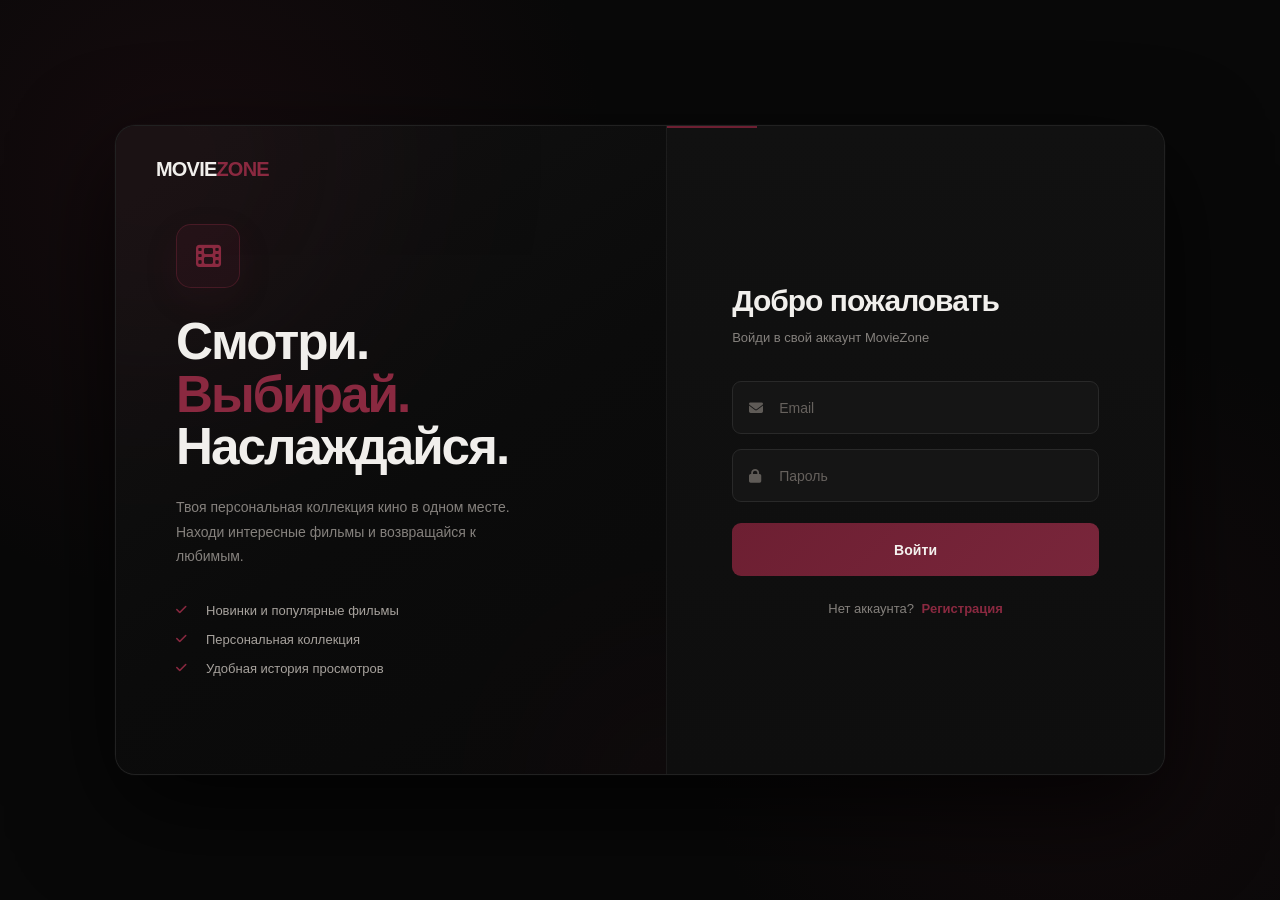
<file: index.html>
<!DOCTYPE html>
<html lang="ru">

<head>

    <meta charset="UTF-8">

    <meta
        name="viewport"
        content="width=device-width, initial-scale=1.0"
    >

    <title>MovieZone — Вход</title>

    <link
        rel="stylesheet"
        href="https://cdnjs.cloudflare.com/ajax/libs/font-awesome/6.5.2/css/all.min.css"
    >

    <link rel="stylesheet" href="style.css">

</head>

<body>

    <div class="auth-container">

        <!-- LEFT -->

        <section class="auth-left">

            <div class="logo">
                MOVIE<span>ZONE</span>
            </div>

            <div class="auth-left-content">

                <div class="movie-icon">
                    <i class="fa-solid fa-film"></i>
                </div>

                <h1>
                    Смотри.<br>
                    <span>Выбирай.</span><br>
                    Наслаждайся.
                </h1>

                <p>
                    Твоя персональная коллекция кино
                    в одном месте. Находи интересные
                    фильмы и возвращайся к любимым.
                </p>

                <div class="auth-features">

                    <div class="auth-feature">
                        <i class="fa-solid fa-check"></i>
                        Новинки и популярные фильмы
                    </div>

                    <div class="auth-feature">
                        <i class="fa-solid fa-check"></i>
                        Персональная коллекция
                    </div>

                    <div class="auth-feature">
                        <i class="fa-solid fa-check"></i>
                        Удобная история просмотров
                    </div>

                </div>

            </div>

        </section>


        <!-- RIGHT -->

        <section class="auth-right">

            <h2 class="auth-title">
                Добро пожаловать
            </h2>

            <p class="auth-subtitle">
                Войди в свой аккаунт MovieZone
            </p>


            <form
                id="loginForm"
                class="auth-form"
            >

                <div class="input-group">

                    <i class="fa-solid fa-envelope"></i>

                    <input
                        type="email"
                        id="email"
                        placeholder="Email"
                        autocomplete="email"
                        required
                    >

                </div>


                <div class="input-group">

                    <i class="fa-solid fa-lock"></i>

                    <input
                        type="password"
                        id="password"
                        placeholder="Пароль"
                        autocomplete="current-password"
                        required
                    >

                </div>


                <button
                    type="submit"
                    class="auth-button"
                >
                    Войти
                </button>

            </form>


            <div class="auth-switch">

                Нет аккаунта?

                <a href="register.html">
                    Регистрация
                </a>

            </div>

        </section>

    </div>


    <script src="login.js"></script>

</body>

</html>
</file>
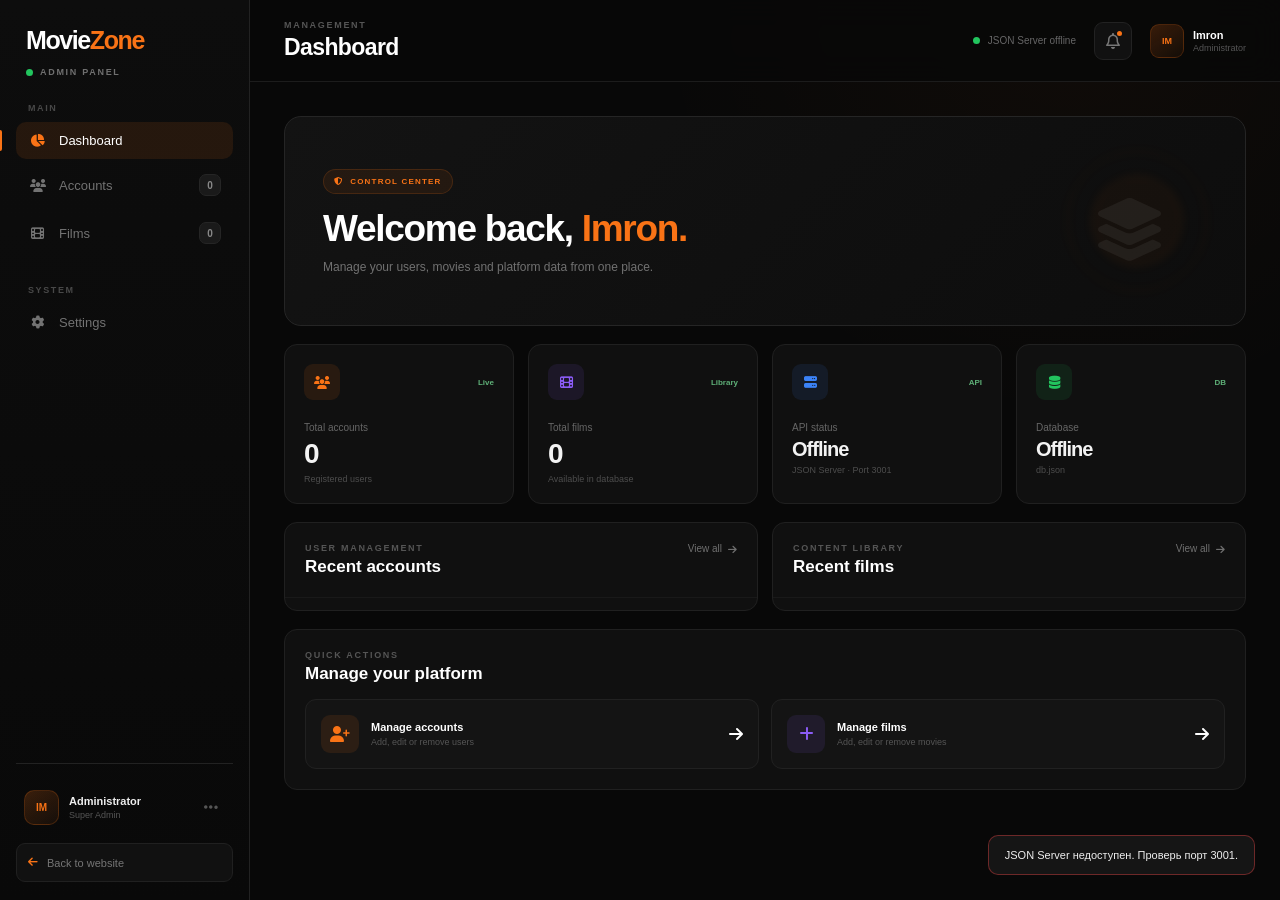
<file: admin.html>
<!DOCTYPE html>
<html lang="ru">

<head>

    <meta charset="UTF-8">

    <meta
        name="viewport"
        content="width=device-width, initial-scale=1.0"
    >

    <title>MovieZone — Admin Panel</title>

    <link
        rel="stylesheet"
        href="https://cdnjs.cloudflare.com/ajax/libs/font-awesome/6.5.2/css/all.min.css"
    >

    <link rel="stylesheet" href="admin.css">

</head>

<body>

<div class="app">

    <!-- SIDEBAR -->
    <aside class="sidebar">

        <div class="sidebar-top">

            <a href="home.html" class="brand">
                Movie<span>Zone</span>
            </a>

            <div class="admin-label">
                <span class="status-dot"></span>
                ADMIN PANEL
            </div>

        </div>


        <nav class="sidebar-nav">

            <p class="nav-title">
                MAIN
            </p>


            <button
                type="button"
                class="nav-item active"
                data-section="dashboard"
            >

                <span class="nav-icon">
                    <i class="fa-solid fa-chart-pie"></i>
                </span>

                <span>Dashboard</span>

            </button>


            <button
                type="button"
                class="nav-item"
                data-section="accounts"
            >

                <span class="nav-icon">
                    <i class="fa-solid fa-users"></i>
                </span>

                <span>Accounts</span>

                <span
                    class="nav-count"
                    id="accountsNavCount"
                >
                    0
                </span>

            </button>


            <button
                type="button"
                class="nav-item"
                data-section="films"
            >

                <span class="nav-icon">
                    <i class="fa-solid fa-film"></i>
                </span>

                <span>Films</span>

                <span
                    class="nav-count"
                    id="filmsNavCount"
                >
                    0
                </span>

            </button>


            <p class="nav-title second-title">
                SYSTEM
            </p>


            <button
                type="button"
                class="nav-item"
                data-section="settings"
            >

                <span class="nav-icon">
                    <i class="fa-solid fa-gear"></i>
                </span>

                <span>Settings</span>

            </button>

        </nav>


        <div class="sidebar-bottom">

            <div class="admin-profile">

                <div class="profile-avatar">
                    IM
                </div>

                <div class="profile-text">

                    <strong>
                        Administrator
                    </strong>

                    <span>
                        Super Admin
                    </span>

                </div>

                <button
                    type="button"
                    class="profile-menu"
                >

                    <i class="fa-solid fa-ellipsis"></i>

                </button>

            </div>


            <a
                href="home.html"
                class="back-home"
            >

                <i class="fa-solid fa-arrow-left"></i>

                <span>
                    Back to website
                </span>

            </a>

        </div>

    </aside>


    <!-- MAIN -->
    <main class="main">


        <!-- TOPBAR -->
        <header class="topbar">

            <div class="topbar-left">

                <button
                    type="button"
                    class="mobile-menu"
                    id="mobileMenu"
                >

                    <i class="fa-solid fa-bars"></i>

                </button>


                <div>

                    <p class="eyebrow">
                        MANAGEMENT
                    </p>

                    <h1 id="pageTitle">
                        Dashboard
                    </h1>

                </div>

            </div>


            <div class="topbar-right">

                <div class="server-status">

                    <span class="status-dot"></span>

                    <span id="serverText">
                        Checking server...
                    </span>

                </div>


                <button
                    type="button"
                    class="icon-button"
                >

                    <i class="fa-regular fa-bell"></i>

                    <span class="notification-dot"></span>

                </button>


                <div class="top-profile">

                    <div class="top-avatar">
                        IM
                    </div>

                    <div class="top-profile-text">

                        <strong>
                            Imron
                        </strong>

                        <span>
                            Administrator
                        </span>

                    </div>

                </div>

            </div>

        </header>



        <!-- =====================================================
             DASHBOARD
        ====================================================== -->

        <section
            class="content-section active"
            id="dashboard"
        >

            <div class="welcome-card">

                <div class="welcome-content">

                    <span class="welcome-badge">

                        <i class="fa-solid fa-shield-halved"></i>

                        CONTROL CENTER

                    </span>


                    <h2>

                        Welcome back,
                        <span>Imron.</span>

                    </h2>


                    <p>
                        Manage your users, movies and platform
                        data from one place.
                    </p>

                </div>


                <div class="welcome-decoration">

                    <div class="orb orb-1"></div>

                    <div class="orb orb-2"></div>

                    <i class="fa-solid fa-layer-group"></i>

                </div>

            </div>



            <div class="stats-grid">


                <!-- USERS -->

                <div class="stat-card">

                    <div class="stat-top">

                        <div class="stat-icon orange">

                            <i class="fa-solid fa-users"></i>

                        </div>

                        <span class="stat-trend positive">
                            Live
                        </span>

                    </div>


                    <span class="stat-label">
                        Total accounts
                    </span>


                    <strong
                        class="stat-value"
                        id="totalUsers"
                    >
                        0
                    </strong>


                    <span class="stat-description">
                        Registered users
                    </span>

                </div>



                <!-- FILMS -->

                <div class="stat-card">

                    <div class="stat-top">

                        <div class="stat-icon purple">

                            <i class="fa-solid fa-film"></i>

                        </div>

                        <span class="stat-trend positive">
                            Library
                        </span>

                    </div>


                    <span class="stat-label">
                        Total films
                    </span>


                    <strong
                        class="stat-value"
                        id="totalFilms"
                    >
                        0
                    </strong>


                    <span class="stat-description">
                        Available in database
                    </span>

                </div>



                <!-- API -->

                <div class="stat-card">

                    <div class="stat-top">

                        <div class="stat-icon blue">

                            <i class="fa-solid fa-server"></i>

                        </div>

                        <span class="stat-trend positive">
                            API
                        </span>

                    </div>


                    <span class="stat-label">
                        API status
                    </span>


                    <strong
                        class="stat-value status-value"
                        id="apiStatus"
                    >
                        Offline
                    </strong>


                    <span class="stat-description">
                        JSON Server · Port 3001
                    </span>

                </div>



                <!-- DATABASE -->

                <div class="stat-card">

                    <div class="stat-top">

                        <div class="stat-icon green">

                            <i class="fa-solid fa-database"></i>

                        </div>

                        <span class="stat-trend positive">
                            DB
                        </span>

                    </div>


                    <span class="stat-label">
                        Database
                    </span>


                    <strong
                        class="stat-value status-value"
                        id="databaseStatus"
                    >
                        Offline
                    </strong>


                    <span class="stat-description">
                        db.json
                    </span>

                </div>

            </div>



            <!-- DASHBOARD PANELS -->

            <div class="dashboard-grid">


                <!-- RECENT USERS -->

                <div class="panel">

                    <div class="panel-header">

                        <div>

                            <p class="panel-eyebrow">
                                USER MANAGEMENT
                            </p>

                            <h3>
                                Recent accounts
                            </h3>

                        </div>


                        <button
                            type="button"
                            class="panel-link"
                            data-go="accounts"
                        >

                            View all

                            <i class="fa-solid fa-arrow-right"></i>

                        </button>

                    </div>


                    <div
                        class="account-list"
                        id="recentUsers"
                    ></div>

                </div>



                <!-- RECENT FILMS -->

                <div class="panel">

                    <div class="panel-header">

                        <div>

                            <p class="panel-eyebrow">
                                CONTENT LIBRARY
                            </p>

                            <h3>
                                Recent films
                            </h3>

                        </div>


                        <button
                            type="button"
                            class="panel-link"
                            data-go="films"
                        >

                            View all

                            <i class="fa-solid fa-arrow-right"></i>

                        </button>

                    </div>


                    <div
                        class="film-list"
                        id="recentFilms"
                    ></div>

                </div>

            </div>



            <!-- QUICK ACTIONS -->

            <div class="quick-panel">

                <div class="quick-header">

                    <div>

                        <p class="panel-eyebrow">
                            QUICK ACTIONS
                        </p>

                        <h3>
                            Manage your platform
                        </h3>

                    </div>

                </div>


                <div class="quick-grid">


                    <button
                        type="button"
                        class="quick-card"
                        data-go="accounts"
                    >

                        <div class="quick-icon orange">

                            <i class="fa-solid fa-user-plus"></i>

                        </div>


                        <div>

                            <strong>
                                Manage accounts
                            </strong>

                            <span>
                                Add, edit or remove users
                            </span>

                        </div>


                        <i class="fa-solid fa-arrow-right"></i>

                    </button>



                    <button
                        type="button"
                        class="quick-card"
                        data-go="films"
                    >

                        <div class="quick-icon purple">

                            <i class="fa-solid fa-plus"></i>

                        </div>


                        <div>

                            <strong>
                                Manage films
                            </strong>

                            <span>
                                Add, edit or remove movies
                            </span>

                        </div>


                        <i class="fa-solid fa-arrow-right"></i>

                    </button>

                </div>

            </div>

        </section>



        <!-- =====================================================
             ACCOUNTS
        ====================================================== -->

        <section
            class="content-section"
            id="accounts"
        >

            <div class="section-head">

                <div>

                    <p class="panel-eyebrow">
                        USER MANAGEMENT
                    </p>

                    <h2>
                        Accounts
                    </h2>

                    <p>
                        Manage registered users and account information.
                    </p>

                </div>


                <button
                    type="button"
                    class="primary-button"
                    id="addUserBtn"
                >

                    <i class="fa-solid fa-plus"></i>

                    Add account

                </button>

            </div>



            <div class="toolbar">

                <div class="search-field">

                    <i class="fa-solid fa-magnifying-glass"></i>

                    <input
                        type="text"
                        id="accountSearch"
                        placeholder="Search accounts..."
                    >

                </div>

            </div>



            <div class="data-panel">

                <div class="table-header">

                    <div>
                        User
                    </div>

                    <div>
                        Email
                    </div>

                    <div>
                        Status
                    </div>

                    <div>
                        Actions
                    </div>

                </div>


                <div id="usersTableBody"></div>

            </div>

        </section>



        <!-- =====================================================
             FILMS
        ====================================================== -->

        <section
            class="content-section"
            id="films"
        >

            <div class="section-head">

                <div>

                    <p class="panel-eyebrow">
                        CONTENT MANAGEMENT
                    </p>

                    <h2>
                        Films
                    </h2>

                    <p>
                        Manage movies available in your catalog.
                    </p>

                </div>


                <button
                    type="button"
                    class="primary-button"
                    id="addFilmBtn"
                >

                    <i class="fa-solid fa-plus"></i>

                    Add film

                </button>

            </div>



            <div class="toolbar">

                <div class="search-field">

                    <i class="fa-solid fa-magnifying-glass"></i>

                    <input
                        type="text"
                        id="filmSearch"
                        placeholder="Search films..."
                    >

                </div>

            </div>



            <div
                class="films-admin-grid"
                id="filmsGrid"
            ></div>

        </section>



        <!-- =====================================================
             SETTINGS
        ====================================================== -->

        <section
            class="content-section"
            id="settings"
        >

            <div class="section-head">

                <div>

                    <p class="panel-eyebrow">
                        SYSTEM
                    </p>

                    <h2>
                        Settings
                    </h2>

                    <p>
                        Configure your administration workspace.
                    </p>

                </div>

            </div>



            <div class="settings-grid">


                <div class="settings-card">

                    <div class="settings-icon">

                        <i class="fa-solid fa-server"></i>

                    </div>


                    <div>

                        <h3>
                            API Server
                        </h3>

                        <p>
                            JSON Server endpoint
                        </p>

                        <code>
                            http://localhost:3001
                        </code>

                    </div>

                </div>



                <div class="settings-card">

                    <div class="settings-icon">

                        <i class="fa-solid fa-database"></i>

                    </div>


                    <div>

                        <h3>
                            Database
                        </h3>

                        <p>
                            Local JSON database
                        </p>

                        <code>
                            db.json
                        </code>

                    </div>

                </div>

            </div>

        </section>

    </main>

</div>



<!-- =========================================================
     USER MODAL
========================================================== -->

<div
    class="modal hidden"
    id="userModal"
>

    <div class="modal-card">


        <div class="modal-header">

            <div>

                <p class="panel-eyebrow">
                    ACCOUNT
                </p>

                <h3 id="userModalTitle">
                    Add Account
                </h3>

            </div>


            <button
                type="button"
                class="modal-close"
                data-close="userModal"
            >

                <i class="fa-solid fa-xmark"></i>

            </button>

        </div>



        <form id="userForm">


            <input
                type="hidden"
                id="userId"
            >



            <!-- NAME -->

            <div class="modal-field">

                <label for="userName">
                    Name
                </label>

                <input
                    type="text"
                    id="userName"
                    required
                >

            </div>



            <!-- EMAIL -->

            <div class="modal-field">

                <label for="userEmail">
                    Email
                </label>

                <input
                    type="email"
                    id="userEmail"
                    required
                >

            </div>



            <!-- PASSWORD -->

            <div class="modal-field">

                <label for="userPassword">
                    Password
                </label>

                <input
                    type="text"
                    id="userPassword"
                    required
                >

            </div>



            <!-- ROLE -->

            <div class="modal-field">

                <label for="userRole">
                    Account type
                </label>

                <select
                    id="userRole"
                    required
                >

                    <option value="user">
                        Обычный пользователь
                    </option>

                    <option value="admin">
                        Администратор
                    </option>

                </select>

            </div>



            <!-- BUTTONS -->

            <div class="modal-actions">

                <button
                    type="button"
                    class="secondary-button"
                    data-close="userModal"
                >
                    Cancel
                </button>


                <button
                    type="submit"
                    class="primary-button"
                >

                    Save account

                </button>

            </div>

        </form>

    </div>

</div>



<!-- =========================================================
     FILM MODAL
========================================================== -->

<div
    class="modal hidden"
    id="filmModal"
>

    <div class="modal-card">


        <div class="modal-header">

            <div>

                <p class="panel-eyebrow">
                    CONTENT
                </p>

                <h3 id="filmModalTitle">
                    Add Film
                </h3>

            </div>


            <button
                type="button"
                class="modal-close"
                data-close="filmModal"
            >

                <i class="fa-solid fa-xmark"></i>

            </button>

        </div>



        <form id="filmForm">


            <input
                type="hidden"
                id="filmId"
            >



            <!-- TITLE -->

            <div class="modal-field">

                <label for="filmTitle">
                    Title
                </label>

                <input
                    type="text"
                    id="filmTitle"
                    required
                >

            </div>



            <!-- YEAR + RATING -->

            <div class="modal-form-grid">


                <div class="modal-field">

                    <label for="filmYear">
                        Year
                    </label>

                    <input
                        type="text"
                        id="filmYear"
                        required
                    >

                </div>



                <div class="modal-field">

                    <label for="filmRating">
                        Rating
                    </label>

                    <input
                        type="number"
                        id="filmRating"
                        min="0"
                        max="10"
                        step="0.1"
                        required
                    >

                </div>

            </div>



            <!-- GENRE -->

            <div class="modal-field">

                <label for="filmGenre">
                    Genre
                </label>

                <input
                    type="text"
                    id="filmGenre"
                    required
                >

            </div>



            <!-- IMAGE -->

            <div class="modal-field">

                <label for="filmImage">
                    Poster URL
                </label>

                <input
                    type="url"
                    id="filmImage"
                    placeholder="https://..."
                >

            </div>



            <!-- DESCRIPTION -->

            <div class="modal-field">

                <label for="filmDescription">
                    Description
                </label>

                <textarea
                    id="filmDescription"
                    rows="4"
                ></textarea>

            </div>



            <!-- BUTTONS -->

            <div class="modal-actions">

                <button
                    type="button"
                    class="secondary-button"
                    data-close="filmModal"
                >
                    Cancel
                </button>


                <button
                    type="submit"
                    class="primary-button"
                >
                    Save film
                </button>

            </div>

        </form>

    </div>

</div>



<!-- TOAST -->

<div
    class="toast"
    id="toast"
></div>



<script src="admin.js"></script>

</body>

</html>
</file>
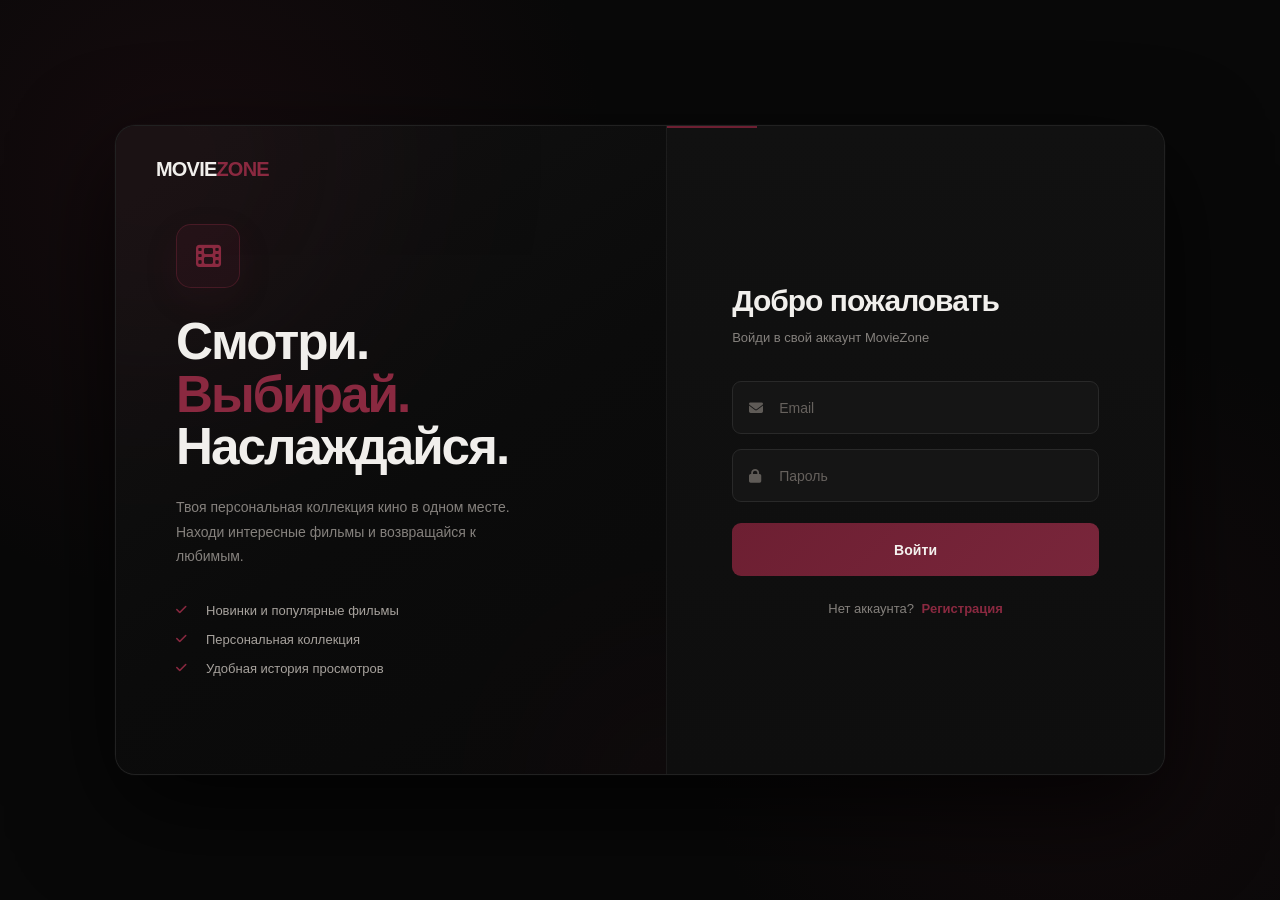
<file: home.html>
<!DOCTYPE html>
<html lang="ru">
<head>
    <meta charset="UTF-8">

    <meta
        name="viewport"
        content="width=device-width, initial-scale=1.0"
    >

    <title>MovieZone</title>

    <link
        rel="stylesheet"
        href="https://cdnjs.cloudflare.com/ajax/libs/font-awesome/6.5.2/css/all.min.css"
    >

    <link rel="stylesheet" href="home.css">
</head>

<body>

<!-- =====================================================
     NAVBAR
===================================================== -->

<header class="navbar">

    <div class="logo">
        <span class="logo-icon">
            <i class="fa-solid fa-film"></i>
        </span>

        MOVIE<span>ZONE</span>
    </div>


    <nav class="nav-links">

        <a
            href="#"
            class="active"
        >
            Главная
        </a>

        <a href="#movies">
            Фильмы
        </a>

        <a href="#new">
            Новинки
        </a>

        <a href="#action">
            Боевики
        </a>

        <a href="#">
            Моя коллекция
        </a>

    </nav>


    <div class="nav-right">

        <div class="search-box">

            <i class="fa-solid fa-magnifying-glass"></i>

            <input
                type="text"
                id="searchInput"
                placeholder="Поиск фильма..."
                autocomplete="off"
            >

        </div>


        <div
            class="profile"
            id="profile"
        >

            <div class="avatar">

                <i class="fa-solid fa-user"></i>

            </div>


            <div class="profile-info">

                <span>
                    Привет,
                </span>

                <strong id="userName">
                    User
                </strong>

            </div>


            <i
                class="fa-solid fa-chevron-down arrow"
            ></i>

        </div>


        <button
            class="logout"
            id="logout"
            title="Выйти"
        >

            <i
                class="fa-solid fa-right-from-bracket"
            ></i>

        </button>

    </div>

</header>



<!-- =====================================================
     HERO
===================================================== -->

<section class="hero">

    <div
        class="hero-slider"
        id="heroSlider"
    >

        <!-- SLIDE 1 -->

        <article class="hero-slide active">

            <img
                src=""
                alt=""
            >

            <div class="hero-overlay"></div>


            <div class="hero-content">

                <div class="hero-badge">

                    <i
                        class="fa-solid fa-fire"
                    ></i>

                    ТОП ФИЛЬМ

                </div>


                <h1>
                    Загрузка...
                </h1>


                <div class="hero-meta">

                    <span>—</span>

                    <span>•</span>

                    <span>—</span>

                    <span>•</span>

                    <span class="rating">
                        ★ —
                    </span>

                </div>


                <p>
                    Загрузка информации о фильме...
                </p>


                <div class="hero-buttons">

                    <button
                        class="watch-btn"
                    >

                        <i
                            class="fa-solid fa-play"
                        ></i>

                        Смотреть

                    </button>


                    <button
                        class="more-btn"
                    >

                        <i
                            class="fa-solid fa-circle-info"
                        ></i>

                        Подробнее

                    </button>

                </div>

            </div>

        </article>


        <!-- SLIDE 2 -->

        <article class="hero-slide">

            <img
                src=""
                alt=""
            >

            <div class="hero-overlay"></div>


            <div class="hero-content">

                <div class="hero-badge">

                    <i
                        class="fa-solid fa-bolt"
                    ></i>

                    НОВИНКА

                </div>


                <h1>
                    Загрузка...
                </h1>


                <div class="hero-meta">

                    <span>—</span>

                    <span>•</span>

                    <span>—</span>

                    <span>•</span>

                    <span class="rating">
                        ★ —
                    </span>

                </div>


                <p>
                    Загрузка информации о фильме...
                </p>


                <div class="hero-buttons">

                    <button
                        class="watch-btn"
                    >

                        <i
                            class="fa-solid fa-play"
                        ></i>

                        Смотреть

                    </button>


                    <button
                        class="more-btn"
                    >

                        <i
                            class="fa-solid fa-circle-info"
                        ></i>

                        Подробнее

                    </button>

                </div>

            </div>

        </article>


        <!-- SLIDE 3 -->

        <article class="hero-slide">

            <img
                src=""
                alt=""
            >

            <div class="hero-overlay"></div>


            <div class="hero-content">

                <div class="hero-badge">

                    <i
                        class="fa-solid fa-star"
                    ></i>

                    РЕКОМЕНДУЕМ

                </div>


                <h1>
                    Загрузка...
                </h1>


                <div class="hero-meta">

                    <span>—</span>

                    <span>•</span>

                    <span>—</span>

                    <span>•</span>

                    <span class="rating">
                        ★ —
                    </span>

                </div>


                <p>
                    Загрузка информации о фильме...
                </p>


                <div class="hero-buttons">

                    <button
                        class="watch-btn"
                    >

                        <i
                            class="fa-solid fa-play"
                        ></i>

                        Смотреть

                    </button>


                    <button
                        class="more-btn"
                    >

                        <i
                            class="fa-solid fa-circle-info"
                        ></i>

                        Подробнее

                    </button>

                </div>

            </div>

        </article>

    </div>



    <!-- SLIDER BUTTONS -->

    <button
        class="slider-btn prev"
        id="prev"
        aria-label="Предыдущий фильм"
    >

        <i
            class="fa-solid fa-chevron-left"
        ></i>

    </button>


    <button
        class="slider-btn next"
        id="next"
        aria-label="Следующий фильм"
    >

        <i
            class="fa-solid fa-chevron-right"
        ></i>

    </button>



    <!-- DOTS -->

    <div
        class="slider-dots"
        id="sliderDots"
    >

        <span class="dot active"></span>

        <span class="dot"></span>

        <span class="dot"></span>

    </div>

</section>



<!-- =====================================================
     MOVIES
===================================================== -->

<main
    class="movies-container"
    id="movies"
>


    <!-- POPULAR -->

    <section class="movie-section">

        <div class="section-header">

            <div class="section-title">

                <span class="accent-line"></span>

                <div>

                    <small>
                        MOVIEZONE
                    </small>

                    <h2>
                        Сейчас популярно
                    </h2>

                </div>

            </div>


            <a href="#movies">

                Смотреть все

                <i
                    class="fa-solid fa-arrow-right"
                ></i>

            </a>

        </div>


        <div
            class="movies-grid"
            id="moviesGrid"
        ></div>

    </section>



    <!-- NEW -->

    <section
        class="movie-section"
        id="new"
    >

        <div class="section-header">

            <div class="section-title">

                <span class="accent-line"></span>

                <div>

                    <small>
                        NEW RELEASES
                    </small>

                    <h2>
                        Новинки
                    </h2>

                </div>

            </div>


            <a href="#new">

                Смотреть все

                <i
                    class="fa-solid fa-arrow-right"
                ></i>

            </a>

        </div>


        <div
            class="movies-grid"
            id="newMoviesGrid"
        ></div>

    </section>



    <!-- ACTION -->

    <section
        class="movie-section"
        id="action"
    >

        <div class="section-header">

            <div class="section-title">

                <span class="accent-line"></span>

                <div>

                    <small>
                        ACTION
                    </small>

                    <h2>
                        Лучшие боевики
                    </h2>

                </div>

            </div>

        </div>


        <div
            class="movies-grid"
            id="actionMoviesGrid"
        ></div>

    </section>

</main>



<!-- =====================================================
     FOOTER
===================================================== -->

<footer>

    <div class="footer-top">

        <div>

            <div class="footer-logo">

                MOVIE<span>ZONE</span>

            </div>


            <p class="footer-description">

                Твоя коллекция фильмов
                в одном месте.

            </p>

        </div>


        <div class="socials">

            <a href="#">
                <i
                    class="fa-brands fa-telegram"
                ></i>
            </a>

            <a href="#">
                <i
                    class="fa-brands fa-youtube"
                ></i>
            </a>

            <a href="#">
                <i
                    class="fa-brands fa-instagram"
                ></i>
            </a>

        </div>

    </div>


    <div class="footer-bottom">

        <p>
            © 2026 MovieZone.
            Все права защищены.
        </p>


        <span>
            Made for movie lovers
        </span>

    </div>

</footer>



<script src="home.js"></script>

</body>
</html>
</file>
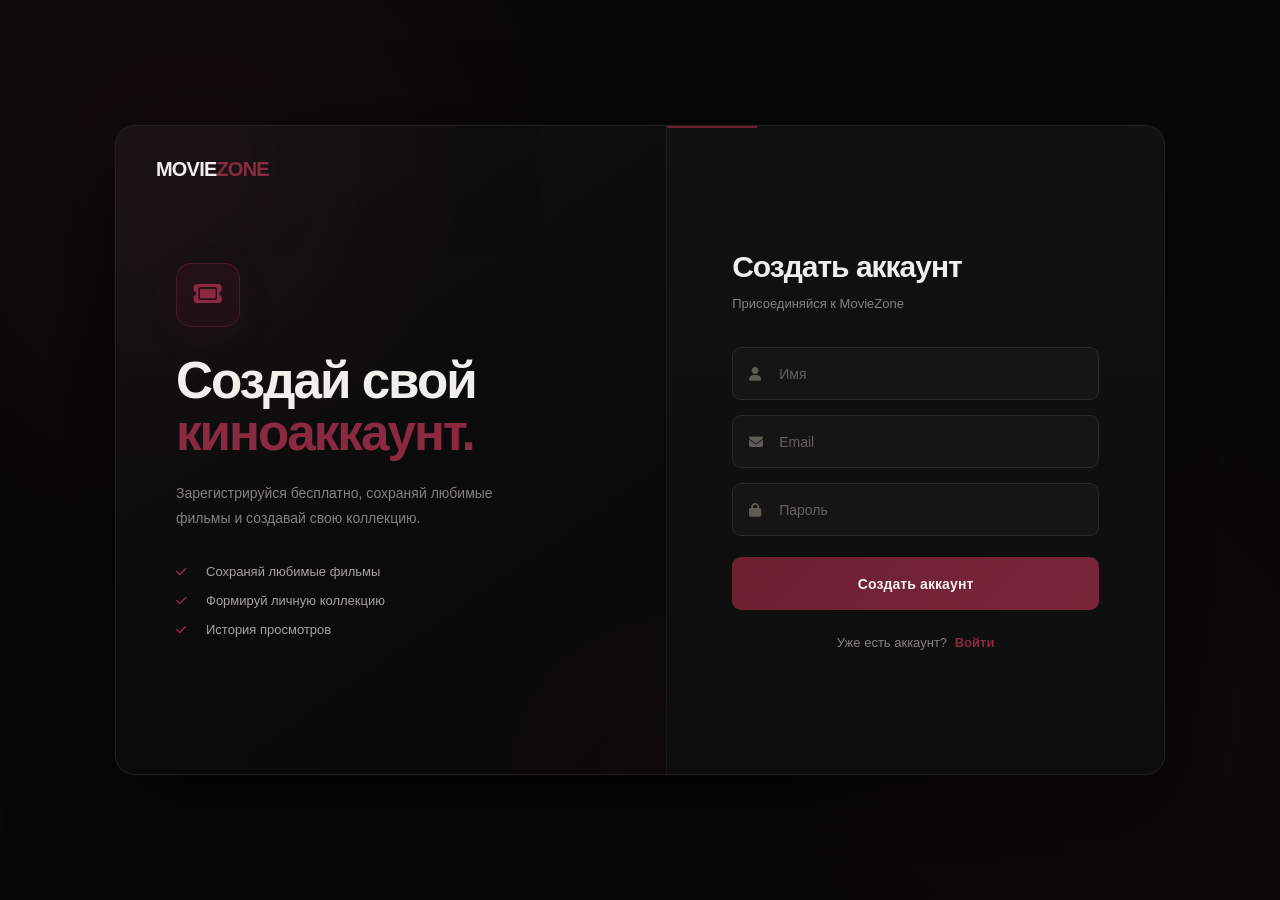
<file: register.html>
<!DOCTYPE html>
<html lang="ru">

<head>

    <meta charset="UTF-8">

    <meta
        name="viewport"
        content="width=device-width, initial-scale=1.0"
    >

    <title>MovieZone — Регистрация</title>

    <link
        rel="stylesheet"
        href="https://cdnjs.cloudflare.com/ajax/libs/font-awesome/6.5.2/css/all.min.css"
    >

    <link rel="stylesheet" href="style.css">

</head>

<body>

    <div class="auth-container">

        <!-- LEFT -->

        <section class="auth-left">

            <div class="logo">
                MOVIE<span>ZONE</span>
            </div>

            <div class="auth-left-content">

                <div class="movie-icon">
                    <i class="fa-solid fa-ticket"></i>
                </div>

                <h1>
                    Создай свой<br>
                    <span>киноаккаунт.</span>
                </h1>

                <p>
                    Зарегистрируйся бесплатно,
                    сохраняй любимые фильмы
                    и создавай свою коллекцию.
                </p>

                <div class="auth-features">

                    <div class="auth-feature">
                        <i class="fa-solid fa-check"></i>
                        Сохраняй любимые фильмы
                    </div>

                    <div class="auth-feature">
                        <i class="fa-solid fa-check"></i>
                        Формируй личную коллекцию
                    </div>

                    <div class="auth-feature">
                        <i class="fa-solid fa-check"></i>
                        История просмотров
                    </div>

                </div>

            </div>

        </section>


        <!-- RIGHT -->

        <section class="auth-right">

            <h2 class="auth-title">
                Создать аккаунт
            </h2>

            <p class="auth-subtitle">
                Присоединяйся к MovieZone
            </p>


            <form
                id="registerForm"
                class="auth-form"
            >

                <div class="input-group">

                    <i class="fa-solid fa-user"></i>

                    <input
                        type="text"
                        id="name"
                        placeholder="Имя"
                        autocomplete="name"
                        required
                    >

                </div>


                <div class="input-group">

                    <i class="fa-solid fa-envelope"></i>

                    <input
                        type="email"
                        id="email"
                        placeholder="Email"
                        autocomplete="email"
                        required
                    >

                </div>


                <div class="input-group">

                    <i class="fa-solid fa-lock"></i>

                    <input
                        type="password"
                        id="password"
                        placeholder="Пароль"
                        autocomplete="new-password"
                        required
                    >

                </div>


                <button
                    type="submit"
                    class="auth-button"
                >
                    Создать аккаунт
                </button>

            </form>


            <div class="auth-switch">

                Уже есть аккаунт?

                <a href="index.html">
                    Войти
                </a>

            </div>

        </section>

    </div>


    <script src="register.js"></script>

</body>

</html>
</file>
<file: style.css>
/* =========================================================
   MOVIEZONE AUTH
   DARK WINE / CINEMATIC THEME
   ========================================================= */

* {
    margin: 0;
    padding: 0;
    box-sizing: border-box;
}

:root {
    --bg: #080808;
    --surface: #111111;
    --surface-light: #151515;
    --border: #252525;

    --text: #D7D4D0;
    --muted: #85817D;
    --muted-dark: #5f5b57;

    --accent: #6D1F32;
    --accent-hover: #8A2940;

    --white: #f1efec;
}

html,
body {
    width: 100%;
    min-height: 100%;
}

body {
    font-family:
        Inter,
        Arial,
        Helvetica,
        sans-serif;

    min-height: 100vh;

    background:
        radial-gradient(
            circle at 15% 20%,
            rgba(109, 31, 50, 0.14),
            transparent 32%
        ),
        radial-gradient(
            circle at 85% 80%,
            rgba(109, 31, 50, 0.10),
            transparent 30%
        ),
        var(--bg);

    color: var(--text);

    display: flex;
    align-items: center;
    justify-content: center;

    padding: 30px;

    overflow-x: hidden;
}


/* =========================================================
   AUTH CONTAINER
   ========================================================= */

.auth-container {
    position: relative;

    width: 100%;
    max-width: 1050px;
    min-height: 650px;

    display: grid;
    grid-template-columns: 1.05fr 0.95fr;

    background: var(--surface);

    border: 1px solid rgba(215, 212, 208, 0.08);

    border-radius: 20px;

    overflow: hidden;

    box-shadow:
        0 35px 100px rgba(0, 0, 0, 0.75),
        0 0 0 1px rgba(255, 255, 255, 0.015);
}


/* =========================================================
   LEFT SIDE
   ========================================================= */

.auth-left {
    position: relative;

    padding: 60px;

    display: flex;
    flex-direction: column;
    justify-content: center;

    overflow: hidden;

    background:
        linear-gradient(
            145deg,
            #121212 0%,
            #0b0b0b 55%,
            #090909 100%
        );
}


/* subtle wine glow */

.auth-left::before {
    content: "";

    position: absolute;

    width: 430px;
    height: 430px;

    left: -180px;
    top: -180px;

    border-radius: 50%;

    background: var(--accent);

    opacity: 0.13;

    filter: blur(110px);

    pointer-events: none;
}


/* second glow */

.auth-left::after {
    content: "";

    position: absolute;

    width: 280px;
    height: 280px;

    right: -150px;
    bottom: -150px;

    border-radius: 50%;

    background: var(--accent);

    opacity: 0.07;

    filter: blur(90px);

    pointer-events: none;
}


/* =========================================================
   LOGO
   ========================================================= */

.logo {
    position: absolute;

    top: 32px;
    left: 40px;

    z-index: 5;

    font-size: 20px;

    font-weight: 800;

    letter-spacing: -0.8px;

    color: var(--white);
}

.logo span {
    color: var(--accent-hover);
}


/* =========================================================
   LEFT CONTENT
   ========================================================= */

.auth-left-content {
    position: relative;

    z-index: 2;

    max-width: 430px;
}


/* =========================================================
   MOVIE ICON
   ========================================================= */

.movie-icon {
    width: 64px;
    height: 64px;

    display: flex;
    align-items: center;
    justify-content: center;

    margin-bottom: 28px;

    border-radius: 15px;

    background:
        rgba(109, 31, 50, 0.14);

    border:
        1px solid rgba(138, 41, 64, 0.35);

    color: var(--accent-hover);

    font-size: 25px;

    box-shadow:
        0 12px 35px rgba(109, 31, 50, 0.10);
}


/* =========================================================
   LEFT TITLE
   ========================================================= */

.auth-left h1 {
    font-size: clamp(38px, 4vw, 54px);

    line-height: 1.02;

    letter-spacing: -2px;

    font-weight: 750;

    color: var(--white);

    margin-bottom: 22px;
}

.auth-left h1 span {
    color: var(--accent-hover);
}


/* =========================================================
   LEFT DESCRIPTION
   ========================================================= */

.auth-left p {
    max-width: 370px;

    color: var(--muted);

    font-size: 14px;

    line-height: 1.75;
}


/* =========================================================
   FEATURES
   ========================================================= */

.auth-features {
    margin-top: 34px;

    display: flex;
    flex-direction: column;

    gap: 14px;
}

.auth-feature {
    display: flex;
    align-items: center;

    gap: 12px;

    color: #a7a29d;

    font-size: 13px;
}

.auth-feature i {
    width: 18px;

    color: var(--accent-hover);

    font-size: 12px;
}


/* =========================================================
   RIGHT SIDE
   ========================================================= */

.auth-right {
    position: relative;

    padding: 70px 65px;

    display: flex;
    justify-content: center;
    flex-direction: column;

    background:
        linear-gradient(
            180deg,
            #111111,
            #0e0e0e
        );

    border-left: 1px solid rgba(215, 212, 208, 0.06);
}


/* small decorative line */

.auth-right::before {
    content: "";

    position: absolute;

    top: 0;
    left: 0;

    width: 90px;
    height: 2px;

    background: var(--accent);
}


/* =========================================================
   TITLE
   ========================================================= */

.auth-title {
    font-size: 30px;

    line-height: 1.15;

    font-weight: 700;

    letter-spacing: -1px;

    color: var(--white);

    margin-bottom: 9px;
}

.auth-subtitle {
    color: var(--muted);

    font-size: 13px;

    line-height: 1.5;

    margin-bottom: 34px;
}


/* =========================================================
   FORM
   ========================================================= */

.auth-form {
    display: flex;

    flex-direction: column;

    gap: 15px;
}


/* =========================================================
   INPUT
   ========================================================= */

.input-group {
    position: relative;
}

.input-group i {
    position: absolute;

    left: 17px;
    top: 50%;

    transform: translateY(-50%);

    color: var(--muted-dark);

    font-size: 14px;

    pointer-events: none;

    transition: 0.2s ease;
}

.input-group input {
    width: 100%;

    height: 53px;

    padding: 0 17px 0 46px;

    border-radius: 9px;

    border: 1px solid #292929;

    outline: none;

    background: #151515;

    color: var(--text);

    font-size: 14px;

    transition:
        border-color 0.2s ease,
        background 0.2s ease,
        box-shadow 0.2s ease;
}

.input-group input::placeholder {
    color: #66615d;
}

.input-group input:hover {
    border-color: #343434;
}

.input-group input:focus {
    border-color: rgba(138, 41, 64, 0.75);

    background: #171717;

    box-shadow:
        0 0 0 3px rgba(109, 31, 50, 0.12);
}

.input-group:focus-within i {
    color: var(--accent-hover);
}


/* =========================================================
   BUTTON
   ========================================================= */

.auth-button {
    width: 100%;

    height: 53px;

    margin-top: 6px;

    border: 0;

    border-radius: 9px;

    background:
        linear-gradient(
            135deg,
            var(--accent),
            #79263b
        );

    color: #f4f1ee;

    font-size: 14px;

    font-weight: 700;

    letter-spacing: 0.1px;

    cursor: pointer;

    transition:
        transform 0.2s ease,
        background 0.2s ease,
        box-shadow 0.2s ease;
}

.auth-button:hover {
    background:
        linear-gradient(
            135deg,
            var(--accent-hover),
            #9a3049
        );

    transform: translateY(-2px);

    box-shadow:
        0 14px 32px rgba(109, 31, 50, 0.28);
}

.auth-button:active {
    transform: translateY(0);
}


/* =========================================================
   SWITCH LOGIN / REGISTER
   ========================================================= */

.auth-switch {
    text-align: center;

    margin-top: 25px;

    color: var(--muted);

    font-size: 13px;
}

.auth-switch a {
    color: var(--accent-hover);

    text-decoration: none;

    font-weight: 700;

    margin-left: 4px;

    transition: color 0.2s ease;
}

.auth-switch a:hover {
    color: #a43a53;

    text-decoration: underline;
}


/* =========================================================
   MOBILE
   ========================================================= */

@media (max-width: 850px) {

    body {
        padding: 18px;

        overflow-y: auto;
    }

    .auth-container {
        max-width: 500px;

        min-height: auto;

        grid-template-columns: 1fr;

        border-radius: 17px;
    }

    .auth-left {
        min-height: 310px;

        padding: 75px 40px 40px;
    }

    .auth-left h1 {
        font-size: 38px;
    }

    .auth-features {
        display: none;
    }

    .auth-right {
        padding: 45px 40px 50px;

        border-left: 0;

        border-top: 1px solid rgba(215, 212, 208, 0.06);
    }

    .auth-right::before {
        top: 0;
        left: 0;
    }
}


/* =========================================================
   SMALL PHONES
   ========================================================= */

@media (max-width: 480px) {

    body {
        padding: 10px;
    }

    .auth-container {
        border-radius: 14px;
    }

    .auth-left {
        min-height: 270px;

        padding: 70px 25px 35px;
    }

    .logo {
        top: 24px;
        left: 25px;

        font-size: 18px;
    }

    .movie-icon {
        width: 56px;
        height: 56px;

        margin-bottom: 20px;

        font-size: 22px;
    }

    .auth-left h1 {
        font-size: 32px;

        letter-spacing: -1.3px;

        margin-bottom: 15px;
    }

    .auth-left p {
        font-size: 13px;
    }

    .auth-right {
        padding: 35px 25px 40px;
    }

    .auth-title {
        font-size: 25px;
    }

    .auth-subtitle {
        margin-bottom: 25px;
    }

    .input-group input,
    .auth-button {
        height: 50px;
    }
}
</file>
<file: admin.css>
:root {
    --bg: #080808;
    --panel: #101010;
    --panel-2: #141414;

    --border: #222222;

    --text: #ffffff;
    --muted: #666666;
    --soft: #a1a1aa;

    --orange: #f97316;
    --orange-dark: #ea580c;

    --purple: #8b5cf6;
    --blue: #3b82f6;
    --green: #22c55e;

    --sidebar-width: 250px;
}

* {
    margin: 0;
    padding: 0;
    box-sizing: border-box;
}

html {
    scroll-behavior: smooth;
}

body {
    min-height: 100vh;

    background: var(--bg);
    color: var(--text);

    font-family:
        Inter,
        Arial,
        Helvetica,
        sans-serif;

    overflow-x: hidden;
}

button,
input,
textarea {
    font: inherit;
}

button {
    border: none;
    cursor: pointer;
}

a {
    color: inherit;
    text-decoration: none;
}


/* =========================================================
   APP
========================================================= */

.app {
    min-height: 100vh;
}


/* =========================================================
   SIDEBAR
========================================================= */

.sidebar {
    position: fixed;

    top: 0;
    bottom: 0;
    left: 0;

    width: var(--sidebar-width);

    display: flex;
    flex-direction: column;

    padding: 26px 16px 18px;

    background:
        linear-gradient(
            180deg,
            #0d0d0d,
            #090909
        );

    border-right: 1px solid var(--border);

    z-index: 1000;
}

.sidebar-top {
    padding: 0 10px 26px;
}

.brand {
    font-size: 25px;
    font-weight: 900;

    letter-spacing: -1.4px;
}

.brand span {
    color: var(--orange);
}

.admin-label {
    display: flex;
    align-items: center;
    gap: 7px;

    margin-top: 12px;

    color: #707070;

    font-size: 9px;
    font-weight: 800;

    letter-spacing: 1.7px;
}

.status-dot {
    width: 7px;
    height: 7px;

    display: inline-block;

    background: var(--green);

    border-radius: 50%;

    transition: 0.2s ease;
}

.sidebar-nav {
    flex: 1;
}

.nav-title {
    padding: 0 12px;

    margin-bottom: 9px;

    color: #484848;

    font-size: 9px;
    font-weight: 800;

    letter-spacing: 1.6px;
}

.second-title {
    margin-top: 30px;
}

.nav-item {
    position: relative;

    width: 100%;

    display: flex;
    align-items: center;

    gap: 12px;

    padding: 11px 12px;
    margin-bottom: 4px;

    background: transparent;

    border-radius: 10px;

    color: #727272;

    font-size: 13px;

    text-align: left;

    transition: 0.2s ease;
}

.nav-item:hover {
    background: #141414;
    color: #ffffff;
}

.nav-item.active {
    background: rgba(249, 115, 22, 0.1);
    color: #ffffff;
}

.nav-item.active::before {
    content: "";

    position: absolute;

    top: 8px;
    bottom: 8px;
    left: -16px;

    width: 2px;

    background: var(--orange);

    border-radius: 0 4px 4px 0;
}

.nav-icon {
    width: 19px;

    display: flex;
    justify-content: center;
}

.nav-item.active .nav-icon {
    color: var(--orange);
}

.nav-count {
    min-width: 22px;
    height: 22px;

    display: inline-flex;
    align-items: center;
    justify-content: center;

    margin-left: auto;
    padding: 0 7px;

    background: #1a1a1a;

    border: 1px solid #252525;

    border-radius: 7px;

    color: #888888;

    font-size: 10px;
    font-weight: 700;
}

.nav-item.active .nav-count {
    color: var(--orange);
    border-color: rgba(249, 115, 22, 0.2);
    background: rgba(249, 115, 22, 0.12);
}

.sidebar-bottom {
    padding-top: 16px;

    border-top: 1px solid var(--border);
}

.admin-profile {
    display: flex;
    align-items: center;

    gap: 10px;

    padding: 10px 8px;
}

.profile-avatar,
.top-avatar {
    display: flex;
    align-items: center;
    justify-content: center;

    flex-shrink: 0;

    background:
        linear-gradient(
            145deg,
            rgba(249, 115, 22, 0.2),
            rgba(249, 115, 22, 0.05)
        );

    border: 1px solid rgba(249, 115, 22, 0.2);

    color: var(--orange);

    font-weight: 800;
}

.profile-avatar {
    width: 35px;
    height: 35px;

    border-radius: 10px;

    font-size: 10px;
}

.profile-text {
    min-width: 0;

    flex: 1;

    display: flex;
    flex-direction: column;

    gap: 3px;
}

.profile-text strong {
    overflow: hidden;

    color: #eeeeee;

    font-size: 11px;

    white-space: nowrap;
    text-overflow: ellipsis;
}

.profile-text span {
    color: #555555;
    font-size: 9px;
}

.profile-menu {
    width: 28px;
    height: 28px;

    background: transparent;

    color: #555555;

    transition: 0.2s ease;
}

.profile-menu:hover {
    color: #ffffff;
}

.back-home {
    height: 39px;

    display: flex;
    align-items: center;

    gap: 9px;

    margin-top: 8px;
    padding: 0 11px;

    background: #111111;

    border: 1px solid #202020;

    border-radius: 9px;

    color: #757575;

    font-size: 11px;

    transition: 0.2s ease;
}

.back-home:hover {
    color: #ffffff;
    border-color: #303030;
}

.back-home i {
    color: var(--orange);
}


/* =========================================================
   MAIN
========================================================= */

.main {
    min-height: 100vh;

    margin-left: var(--sidebar-width);

    background:
        radial-gradient(
            circle at 80% 0%,
            rgba(249, 115, 22, 0.035),
            transparent 35%
        );
}


/* =========================================================
   TOPBAR
========================================================= */

.topbar {
    position: sticky;
    top: 0;

    height: 82px;

    display: flex;
    align-items: center;
    justify-content: space-between;

    padding: 0 34px;

    background: rgba(8, 8, 8, 0.9);

    border-bottom: 1px solid rgba(34, 34, 34, 0.8);

    backdrop-filter: blur(16px);

    z-index: 500;
}

.topbar-left,
.topbar-right {
    display: flex;
    align-items: center;
}

.topbar-right {
    gap: 18px;
}

.eyebrow,
.panel-eyebrow {
    color: #555555;

    font-size: 9px;
    font-weight: 800;

    letter-spacing: 1.7px;
    text-transform: uppercase;
}

.topbar h1 {
    margin-top: 4px;

    font-size: 23px;
    font-weight: 700;

    letter-spacing: -0.6px;
}

.mobile-menu {
    display: none;

    width: 38px;
    height: 38px;

    margin-right: 10px;

    background: #111111;

    border: 1px solid var(--border);

    border-radius: 9px;

    color: #999999;
}

.server-status {
    display: flex;
    align-items: center;
    gap: 8px;

    color: #666666;

    font-size: 10px;
}

.icon-button {
    position: relative;

    width: 38px;
    height: 38px;

    display: flex;
    align-items: center;
    justify-content: center;

    background: #111111;

    border: 1px solid var(--border);

    border-radius: 9px;

    color: #777777;
}

.icon-button:hover {
    color: #ffffff;
}

.notification-dot {
    position: absolute;

    top: 8px;
    right: 9px;

    width: 5px;
    height: 5px;

    background: var(--orange);

    border-radius: 50%;
}

.top-profile {
    display: flex;
    align-items: center;
    gap: 9px;
}

.top-avatar {
    width: 34px;
    height: 34px;

    border-radius: 9px;

    font-size: 9px;
}

.top-profile-text {
    display: flex;
    flex-direction: column;

    gap: 2px;
}

.top-profile-text strong {
    font-size: 11px;
}

.top-profile-text span {
    color: #555555;
    font-size: 9px;
}


/* =========================================================
   SECTIONS
========================================================= */

.content-section {
    display: none;

    padding: 34px;
}

.content-section.active {
    display: block;

    animation: fadeIn 0.2s ease;
}

@keyframes fadeIn {
    from {
        opacity: 0;
        transform: translateY(5px);
    }

    to {
        opacity: 1;
        transform: translateY(0);
    }
}


/* =========================================================
   WELCOME
========================================================= */

.welcome-card {
    position: relative;

    min-height: 190px;

    display: flex;
    align-items: center;
    justify-content: space-between;

    overflow: hidden;

    padding: 34px 38px;

    background:
        linear-gradient(
            135deg,
            #131313,
            #0d0d0d
        );

    border: 1px solid #252525;

    border-radius: 17px;
}

.welcome-content {
    position: relative;
    z-index: 2;
}

.welcome-badge {
    display: inline-flex;
    align-items: center;

    gap: 7px;

    margin-bottom: 14px;
    padding: 7px 10px;

    background: rgba(249, 115, 22, 0.08);

    border: 1px solid rgba(249, 115, 22, 0.16);

    border-radius: 100px;

    color: var(--orange);

    font-size: 8px;
    font-weight: 800;

    letter-spacing: 1.2px;
}

.welcome-content h2 {
    font-size: 37px;
    font-weight: 700;

    letter-spacing: -1.3px;
}

.welcome-content h2 span {
    color: var(--orange);
}

.welcome-content p {
    margin-top: 10px;

    color: #717171;

    font-size: 12px;
}

.welcome-decoration {
    position: relative;

    width: 200px;
    height: 140px;
}

.welcome-decoration > i {
    position: absolute;

    top: 47px;
    right: 42px;

    color: rgba(255, 255, 255, 0.06);

    font-size: 63px;
}

.orb {
    position: absolute;

    border-radius: 50%;

    filter: blur(4px);
}

.orb-1 {
    width: 140px;
    height: 140px;

    top: 0;
    right: 0;

    border: 1px solid rgba(249, 115, 22, 0.12);
}

.orb-2 {
    width: 90px;
    height: 90px;

    top: 25px;
    right: 25px;

    background: rgba(249, 115, 22, 0.035);

    border: 1px solid rgba(249, 115, 22, 0.12);
}


/* =========================================================
   STATS
========================================================= */

.stats-grid {
    display: grid;

    grid-template-columns:
        repeat(4, minmax(0, 1fr));

    gap: 14px;

    margin-top: 18px;
}

.stat-card {
    padding: 19px;

    background: var(--panel);

    border: 1px solid #202020;

    border-radius: 13px;
}

.stat-top {
    display: flex;
    align-items: center;
    justify-content: space-between;

    margin-bottom: 22px;
}

.stat-icon {
    width: 36px;
    height: 36px;

    display: flex;
    align-items: center;
    justify-content: center;

    border-radius: 9px;

    font-size: 13px;
}

.stat-icon.orange {
    background: rgba(249, 115, 22, 0.1);
    color: var(--orange);
}

.stat-icon.purple {
    background: rgba(139, 92, 246, 0.1);
    color: var(--purple);
}

.stat-icon.blue {
    background: rgba(59, 130, 246, 0.1);
    color: var(--blue);
}

.stat-icon.green {
    background: rgba(34, 197, 94, 0.1);
    color: var(--green);
}

.stat-trend {
    color: #5eaf77;

    font-size: 8px;
    font-weight: 800;
}

.stat-label {
    display: block;

    margin-bottom: 5px;

    color: #666666;

    font-size: 10px;
}

.stat-value {
    display: block;

    color: #f3f3f3;

    font-size: 28px;
    font-weight: 750;

    letter-spacing: -1px;
}

.status-value {
    font-size: 20px;
}

.stat-description {
    display: block;

    margin-top: 4px;

    color: #4d4d4d;

    font-size: 9px;
}


/* =========================================================
   DASHBOARD
========================================================= */

.dashboard-grid {
    display: grid;

    grid-template-columns: 1fr 1fr;

    gap: 14px;

    margin-top: 18px;
}

.panel {
    overflow: hidden;

    background: var(--panel);

    border: 1px solid #202020;

    border-radius: 13px;
}

.panel-header {
    display: flex;
    align-items: flex-start;
    justify-content: space-between;

    padding: 20px;

    border-bottom: 1px solid #191919;
}

.panel-header h3,
.quick-header h3,
.section-head h2 {
    margin-top: 4px;

    font-size: 17px;
    font-weight: 700;
}

.panel-link {
    display: inline-flex;
    align-items: center;
    gap: 6px;

    background: transparent;

    color: #6f6f6f;

    font-size: 10px;
}

.panel-link:hover {
    color: var(--orange);
}

.account-list,
.film-list {
    padding: 5px 20px 7px;
}

.account-row,
.film-row {
    display: flex;
    align-items: center;

    min-height: 65px;

    gap: 11px;

    border-bottom: 1px solid #181818;
}

.account-row:last-child,
.film-row:last-child {
    border-bottom: none;
}

.table-avatar {
    width: 33px;
    height: 33px;

    display: flex;
    align-items: center;
    justify-content: center;

    flex-shrink: 0;

    border-radius: 9px;

    font-size: 9px;
    font-weight: 800;
}

.orange-bg {
    background: rgba(249, 115, 22, 0.1);
    color: var(--orange);
}

.account-info {
    min-width: 0;

    flex: 1;

    display: flex;
    flex-direction: column;

    gap: 4px;
}

.account-info strong {
    overflow: hidden;

    color: #dddddd;

    font-size: 11px;

    white-space: nowrap;
    text-overflow: ellipsis;
}

.account-info span {
    overflow: hidden;

    color: #505050;

    font-size: 9px;

    white-space: nowrap;
    text-overflow: ellipsis;
}

.user-status {
    color: #58a86e;

    font-size: 9px;
}

.film-poster {
    width: 34px;
    height: 44px;

    display: flex;
    align-items: center;
    justify-content: center;

    flex-shrink: 0;

    background:
        linear-gradient(
            145deg,
            #442311,
            #1d110a
        );

    border-radius: 6px;

    color: rgba(255, 255, 255, 0.35);

    font-size: 13px;
}

.film-info {
    min-width: 0;

    flex: 1;

    display: flex;
    flex-direction: column;

    gap: 4px;
}

.film-info strong {
    overflow: hidden;

    color: #dddddd;

    font-size: 11px;

    white-space: nowrap;
    text-overflow: ellipsis;
}

.film-info span {
    color: #505050;

    font-size: 9px;
}

.film-rating {
    color: var(--orange);

    font-size: 10px;
    font-weight: 700;
}


/* =========================================================
   QUICK
========================================================= */

.quick-panel {
    margin-top: 18px;

    padding: 20px;

    background: var(--panel);

    border: 1px solid #202020;

    border-radius: 13px;
}

.quick-grid {
    display: grid;

    grid-template-columns: 1fr 1fr;

    gap: 12px;

    margin-top: 15px;
}

.quick-card {
    display: flex;
    align-items: center;

    gap: 12px;

    width: 100%;

    padding: 15px;

    background: #141414;

    border: 1px solid #212121;

    border-radius: 11px;

    color: #ffffff;

    text-align: left;
}

.quick-card:hover {
    background: #171717;

    border-color: #303030;
}

.quick-icon {
    width: 38px;
    height: 38px;

    display: flex;
    align-items: center;
    justify-content: center;

    flex-shrink: 0;

    border-radius: 9px;
}

.quick-icon.orange {
    background: rgba(249, 115, 22, 0.1);
    color: var(--orange);
}

.quick-icon.purple {
    background: rgba(139, 92, 246, 0.1);
    color: var(--purple);
}

.quick-card > div:nth-child(2) {
    flex: 1;

    display: flex;
    flex-direction: column;

    gap: 4px;
}

.quick-card strong {
    font-size: 11px;
}

.quick-card span {
    color: #555555;

    font-size: 9px;
}


/* =========================================================
   SECTIONS
========================================================= */

.section-head {
    display: flex;
    align-items: flex-end;
    justify-content: space-between;

    gap: 20px;

    margin-bottom: 23px;
}

.section-head h2 {
    font-size: 28px;
}

.section-head p:not(.panel-eyebrow) {
    margin-top: 7px;

    color: #606060;

    font-size: 11px;
}

.primary-button {
    height: 40px;

    display: inline-flex;
    align-items: center;
    justify-content: center;

    gap: 8px;

    padding: 0 15px;

    background: var(--orange);

    border-radius: 9px;

    color: #ffffff;

    font-size: 10px;
    font-weight: 800;

    transition: 0.2s ease;
}

.primary-button:hover {
    background: var(--orange-dark);

    transform: translateY(-1px);
}

.secondary-button {
    height: 40px;

    padding: 0 15px;

    background: #151515;

    border: 1px solid #282828;

    border-radius: 9px;

    color: #777777;

    font-size: 10px;
    font-weight: 700;
}

.secondary-button:hover {
    color: #ffffff;
}


/* =========================================================
   TOOLBAR
========================================================= */

.toolbar {
    display: flex;
    gap: 10px;

    margin-bottom: 13px;
}

.search-field {
    flex: 1;

    height: 42px;

    display: flex;
    align-items: center;

    gap: 10px;

    padding: 0 13px;

    background: #101010;

    border: 1px solid #202020;

    border-radius: 9px;
}

.search-field:focus-within {
    border-color: rgba(249, 115, 22, 0.35);
}

.search-field i {
    color: #555555;

    font-size: 11px;
}

.search-field input {
    width: 100%;

    background: transparent;

    border: none;

    outline: none;

    color: #ffffff;

    font-size: 11px;
}

.search-field input::placeholder {
    color: #4e4e4e;
}


/* =========================================================
   TABLE
========================================================= */

.data-panel {
    overflow: hidden;

    background: var(--panel);

    border: 1px solid #202020;

    border-radius: 13px;
}

.table-header,
.table-row {
    display: grid;

    grid-template-columns:
        1.7fr
        1.5fr
        0.7fr
        0.5fr;

    align-items: center;
}

.table-header {
    min-height: 45px;

    padding: 0 18px;

    color: #4f4f4f;

    border-bottom: 1px solid #1d1d1d;

    font-size: 9px;
    font-weight: 800;

    text-transform: uppercase;
    letter-spacing: 0.8px;
}

.table-row {
    min-height: 67px;

    padding: 0 18px;

    border-bottom: 1px solid #181818;
}

.table-row:last-child {
    border-bottom: none;
}

.table-user {
    display: flex;
    align-items: center;

    gap: 10px;
}

.table-user-info {
    min-width: 0;

    display: flex;
    flex-direction: column;

    gap: 4px;
}

.table-user-info strong {
    color: #dddddd;

    font-size: 11px;
}

.table-user-info span {
    color: #4f4f4f;

    font-size: 8px;
}

.table-email {
    overflow: hidden;

    color: #737373;

    font-size: 10px;

    white-space: nowrap;
    text-overflow: ellipsis;
}

.status-pill {
    display: inline-flex;
    align-items: center;

    gap: 6px;

    padding: 5px 8px;

    background: rgba(34, 197, 94, 0.06);

    border: 1px solid rgba(34, 197, 94, 0.1);

    border-radius: 100px;

    color: #64a77a;

    font-size: 8px;
}

.status-pill span {
    width: 5px;
    height: 5px;

    background: var(--green);

    border-radius: 50%;
}

.row-actions {
    display: flex;
    justify-content: flex-end;

    gap: 5px;
}

.row-actions button {
    width: 30px;
    height: 30px;

    display: flex;
    align-items: center;
    justify-content: center;

    background: transparent;

    border: 1px solid transparent;

    border-radius: 7px;

    color: #555555;
}

.row-actions button:hover {
    color: #ffffff;

    background: #181818;

    border-color: #252525;
}

.row-actions button:last-child:hover {
    color: #ef4444;

    border-color: rgba(239, 68, 68, 0.3);
}


/* =========================================================
   FILMS
========================================================= */

.films-admin-grid {
    display: grid;

    grid-template-columns:
        repeat(3, minmax(0, 1fr));

    gap: 14px;
}

.admin-film-card {
    overflow: hidden;

    background: var(--panel);

    border: 1px solid #202020;

    border-radius: 13px;

    transition: 0.2s ease;
}

.admin-film-card:hover {
    transform: translateY(-3px);

    border-color: #303030;
}

.admin-film-poster {
    position: relative;

    height: 235px;

    display: flex;
    align-items: center;
    justify-content: center;

    background:
        linear-gradient(
            145deg,
            #191919,
            #0e0e0e
        );

    background-position: center;
    background-size: cover;

    color: rgba(255, 255, 255, 0.12);

    font-size: 40px;
}

.poster-overlay {
    position: absolute;

    inset: 0;

    display: flex;
    align-items: flex-end;
    justify-content: flex-end;

    gap: 6px;

    padding: 12px;

    background:
        linear-gradient(
            transparent 55%,
            rgba(0, 0, 0, 0.78)
        );

    opacity: 0;

    transition: 0.2s ease;
}

.admin-film-card:hover .poster-overlay {
    opacity: 1;
}

.poster-overlay button {
    width: 32px;
    height: 32px;

    display: flex;
    align-items: center;
    justify-content: center;

    background: rgba(12, 12, 12, 0.9);

    border: 1px solid rgba(255, 255, 255, 0.08);

    border-radius: 8px;

    color: #ffffff;
}

.poster-overlay button:hover {
    background: var(--orange);

    border-color: var(--orange);
}

.admin-film-content {
    padding: 14px;
}

.admin-film-title-row {
    display: flex;
    align-items: center;
    justify-content: space-between;

    gap: 10px;
}

.admin-film-title-row h3 {
    overflow: hidden;

    color: #dddddd;

    font-size: 12px;

    white-space: nowrap;
    text-overflow: ellipsis;
}

.admin-film-title-row span {
    color: var(--orange);

    font-size: 10px;
    font-weight: 700;
}

.admin-film-content > p {
    margin-top: 6px;

    color: #555555;

    font-size: 9px;
}


/* =========================================================
   SETTINGS
========================================================= */

.settings-grid {
    display: grid;

    grid-template-columns:
        repeat(2, minmax(0, 1fr));

    gap: 14px;
}

.settings-card {
    display: flex;
    align-items: flex-start;

    gap: 14px;

    padding: 19px;

    background: var(--panel);

    border: 1px solid #202020;

    border-radius: 13px;
}

.settings-icon {
    width: 38px;
    height: 38px;

    display: flex;
    align-items: center;
    justify-content: center;

    flex-shrink: 0;

    background: rgba(249, 115, 22, 0.08);

    border-radius: 9px;

    color: var(--orange);
}

.settings-card h3 {
    font-size: 12px;
}

.settings-card p {
    margin-top: 5px;

    color: #595959;

    font-size: 9px;
}

.settings-card code {
    display: inline-block;

    margin-top: 12px;
    padding: 6px 8px;

    background: #0c0c0c;

    border: 1px solid #1d1d1d;

    border-radius: 7px;

    color: #767676;

    font-size: 9px;
}


/* =========================================================
   MODALS
========================================================= */

.modal {
    position: fixed;

    inset: 0;

    display: flex;
    align-items: center;
    justify-content: center;

    padding: 20px;

    background: rgba(0, 0, 0, 0.72);

    backdrop-filter: blur(10px);

    z-index: 3000;
}

.modal.hidden {
    display: none;
}

.modal-card {
    width: min(520px, 100%);

    max-height: 90vh;

    overflow-y: auto;

    padding: 24px;

    background:
        linear-gradient(
            145deg,
            #151515,
            #0d0d0d
        );

    border: 1px solid #2a2a2a;

    border-radius: 16px;

    box-shadow:
        0 30px 90px rgba(0, 0, 0, 0.6);
}

.modal-header {
    display: flex;
    align-items: flex-start;
    justify-content: space-between;

    gap: 20px;

    margin-bottom: 22px;
}

.modal-header h3 {
    margin-top: 5px;

    color: #f5f5f5;

    font-size: 20px;
}

.modal-close {
    width: 34px;
    height: 34px;

    display: flex;
    align-items: center;
    justify-content: center;

    background: #151515;

    border: 1px solid #272727;

    border-radius: 8px;

    color: #777777;
}

.modal-close:hover {
    color: #ffffff;
}

.modal-field {
    display: flex;
    flex-direction: column;

    gap: 7px;

    margin-bottom: 15px;
}

.modal-field label {
    color: #777777;

    font-size: 9px;
    font-weight: 800;

    letter-spacing: 0.8px;

    text-transform: uppercase;
}

.modal-field input,
.modal-field textarea {
    width: 100%;

    padding: 12px 13px;

    background: #0b0b0b;

    border: 1px solid #262626;

    border-radius: 9px;

    outline: none;

    color: #ffffff;

    font-size: 11px;

    resize: vertical;
}

.modal-field input:focus,
.modal-field textarea:focus {
    border-color: rgba(249, 115, 22, 0.45);
}

.modal-field input::placeholder,
.modal-field textarea::placeholder {
    color: #444444;
}

.modal-form-grid {
    display: grid;

    grid-template-columns: 1fr 1fr;

    gap: 12px;
}

.modal-actions {
    display: flex;
    justify-content: flex-end;

    gap: 8px;

    margin-top: 22px;
    padding-top: 18px;

    border-top: 1px solid #1c1c1c;
}


/* =========================================================
   TOAST
========================================================= */

.toast {
    position: fixed;

    right: 25px;
    bottom: 25px;

    max-width: 340px;

    padding: 13px 16px;

    background: #151515;

    border: 1px solid #2b2b2b;

    border-radius: 10px;

    color: #eeeeee;

    font-size: 11px;

    opacity: 0;

    transform: translateY(10px);

    pointer-events: none;

    transition: 0.2s ease;

    z-index: 4000;
}

.toast.show {
    opacity: 1;

    transform: translateY(0);
}

.toast.error {
    border-color: rgba(239, 68, 68, 0.4);
}


/* =========================================================
   EMPTY
========================================================= */

.empty {
    padding: 28px 20px;

    color: #555555;

    font-size: 10px;

    text-align: center;
}


/* =========================================================
   RESPONSIVE
========================================================= */

@media (max-width: 1200px) {

    .stats-grid {
        grid-template-columns:
            repeat(2, 1fr);
    }

    .films-admin-grid {
        grid-template-columns:
            repeat(2, 1fr);
    }

}

@media (max-width: 950px) {

    .sidebar {
        transform: translateX(-100%);

        transition: transform 0.25s ease;
    }

    .sidebar.open {
        transform: translateX(0);
    }

    .main {
        margin-left: 0;
    }

    .mobile-menu {
        display: flex;
        align-items: center;
        justify-content: center;
    }

    .dashboard-grid {
        grid-template-columns: 1fr;
    }

    .server-status,
    .top-profile-text {
        display: none;
    }

}

@media (max-width: 700px) {

    .topbar {
        padding: 0 18px;
    }

    .content-section {
        padding: 22px 18px 30px;
    }

    .welcome-card {
        min-height: auto;
        padding: 25px;
    }

    .welcome-decoration {
        display: none;
    }

    .stats-grid {
        grid-template-columns: 1fr;
    }

    .quick-grid {
        grid-template-columns: 1fr;
    }

    .section-head {
        align-items: flex-start;

        flex-direction: column;
    }

    .toolbar {
        flex-direction: column;
    }

    .films-admin-grid {
        grid-template-columns: 1fr;
    }

    .settings-grid {
        grid-template-columns: 1fr;
    }

    .table-header {
        display: none;
    }

    .table-row {
        grid-template-columns: 1fr auto;

        gap: 10px;

        padding: 15px;
    }

    .table-email {
        grid-column: 1;
    }

}

@media (max-width: 500px) {

    .topbar h1 {
        font-size: 19px;
    }

    .top-profile {
        display: none;
    }

    .welcome-content h2 {
        font-size: 28px;
    }

    .modal-form-grid {
        grid-template-columns: 1fr;
    }

    .modal-actions {
        flex-direction: column-reverse;
    }

    .modal-actions button {
        width: 100%;
    }

}
</file>
<file: home.css>
/* =========================================================
   MOVIEZONE
   DARK WINE / GRAPHITE DESIGN
========================================================= */

:root {

    --bg:
        #080808;

    --surface:
        #111111;

    --card:
        #151515;

    --card-hover:
        #191919;

    --border:
        #242424;

    --border-light:
        #2d2d2d;

    --text:
        #d7d4d0;

    --text-bright:
        #f1efec;

    --muted:
        #85817d;

    --muted-dark:
        #5f5b58;

    --accent:
        #6d1f32;

    --accent-hover:
        #8a2940;

    --accent-soft:
        rgba(109, 31, 50, 0.16);

    --shadow:
        0 18px 50px rgba(0, 0, 0, 0.45);

}


/* =========================================================
   RESET
========================================================= */

* {

    margin: 0;
    padding: 0;

    box-sizing: border-box;

}


html {

    scroll-behavior: smooth;

}


body {

    font-family:
        Inter,
        Arial,
        Helvetica,
        sans-serif;

    background:
        var(--bg);

    color:
        var(--text);

    min-height: 100vh;

    overflow-x: hidden;

}


body::selection {

    background:
        var(--accent);

    color:
        white;

}


button,
input {

    font:
        inherit;

}


button {

    border: none;

    cursor: pointer;

}


a {

    color: inherit;

    text-decoration: none;

}


img {

    display: block;

    max-width: 100%;

}


/* =========================================================
   NAVBAR
========================================================= */

.navbar {

    position: sticky;

    top: 0;

    z-index: 1000;

    width: 100%;

    min-height: 72px;

    padding:
        0 48px;

    display: flex;

    align-items: center;

    justify-content: space-between;

    gap: 30px;

    background:
        rgba(8, 8, 8, 0.94);

    border-bottom:
        1px solid var(--border);

    backdrop-filter:
        blur(18px);

}


/* =========================================================
   LOGO
========================================================= */

.logo {

    display: flex;

    align-items: center;

    gap: 8px;

    flex-shrink: 0;

    color:
        var(--text-bright);

    font-size:
        22px;

    font-weight:
        800;

    letter-spacing:
        -0.8px;

}


.logo-icon {

    width: 30px;

    height: 30px;

    display: flex;

    align-items: center;

    justify-content: center;

    border:
        1px solid rgba(138, 41, 64, 0.5);

    border-radius:
        8px;

    background:
        var(--accent-soft);

    color:
        #b55a6e;

    font-size:
        13px;

}


.logo > span:last-child {

    color:
        #9d5363;

}


/* =========================================================
   NAV LINKS
========================================================= */

.nav-links {

    display: flex;

    align-items: center;

    gap: 27px;

}


.nav-links a {

    position: relative;

    padding:
        27px 0;

    color:
        var(--muted);

    font-size:
        13px;

    font-weight:
        500;

    transition:
        color 0.2s ease;

}


.nav-links a:hover {

    color:
        var(--text);

}


.nav-links a.active {

    color:
        var(--text-bright);

}


.nav-links a.active::after {

    content: "";

    position: absolute;

    left: 0;

    right: 0;

    bottom: 0;

    height: 2px;

    background:
        var(--accent-hover);

    border-radius:
        3px;

}


/* =========================================================
   NAV RIGHT
========================================================= */

.nav-right {

    display: flex;

    align-items: center;

    gap: 14px;

    flex-shrink: 0;

}


/* =========================================================
   SEARCH
========================================================= */

.search-box {

    width:
        235px;

    height:
        40px;

    display: flex;

    align-items: center;

    gap: 10px;

    padding:
        0 13px;

    background:
        #101010;

    border:
        1px solid var(--border);

    border-radius:
        9px;

    transition:
        border-color 0.2s ease,
        box-shadow 0.2s ease;

}


.search-box:focus-within {

    border-color:
        rgba(138, 41, 64, 0.7);

    box-shadow:
        0 0 0 3px
        rgba(109, 31, 50, 0.12);

}


.search-box i {

    color:
        var(--muted-dark);

    font-size:
        13px;

}


.search-box input {

    width: 100%;

    border: none;

    outline: none;

    background: transparent;

    color:
        var(--text);

    font-size:
        13px;

}


.search-box input::placeholder {

    color:
        #66615d;

}


/* =========================================================
   PROFILE
========================================================= */

.profile {

    display: flex;

    align-items: center;

    gap: 9px;

    padding:
        5px 7px;

    border-radius:
        9px;

    cursor: pointer;

    transition:
        background 0.2s ease;

}


.profile:hover {

    background:
        #141414;

}


.avatar {

    width:
        34px;

    height:
        34px;

    display: flex;

    align-items: center;

    justify-content: center;

    border-radius:
        50%;

    background:
        #1a1a1a;

    border:
        1px solid var(--border-light);

    color:
        #9b9692;

    font-size:
        12px;

}


.profile-info {

    display: flex;

    flex-direction: column;

    gap: 1px;

}


.profile-info span {

    color:
        var(--muted);

    font-size:
        9px;

}


.profile-info strong {

    color:
        var(--text);

    font-size:
        12px;

    font-weight:
        600;

}


.arrow {

    color:
        var(--muted-dark);

    font-size:
        9px;

}


/* =========================================================
   LOGOUT
========================================================= */

.logout {

    width:
        37px;

    height:
        37px;

    display: flex;

    align-items: center;

    justify-content: center;

    background:
        transparent;

    border:
        1px solid var(--border);

    border-radius:
        8px;

    color:
        var(--muted);

    transition:
        0.2s ease;

}


.logout:hover {

    color:
        #c47787;

    border-color:
        rgba(138, 41, 64, 0.5);

    background:
        var(--accent-soft);

}


/* =========================================================
   HERO
========================================================= */

.hero {

    position: relative;

    height:
        610px;

    overflow:
        hidden;

    background:
        #090909;

}


.hero-slider {

    position: relative;

    width: 100%;

    height: 100%;

}


.hero-slide {

    position: absolute;

    inset: 0;

    opacity: 0;

    visibility: hidden;

    transition:
        opacity 0.7s ease,
        visibility 0.7s ease;

}


.hero-slide.active {

    opacity: 1;

    visibility: visible;

}


.hero-slide > img {

    position: absolute;

    inset: 0;

    width: 100%;

    height: 100%;

    object-fit: cover;

    object-position: center;

    filter:
        saturate(0.82)
        brightness(0.72);

}


.hero-overlay {

    position: absolute;

    inset: 0;

    background:
        linear-gradient(
            90deg,
            rgba(8,8,8,0.98) 0%,
            rgba(8,8,8,0.84) 28%,
            rgba(8,8,8,0.42) 62%,
            rgba(8,8,8,0.78) 100%
        );

}


.hero-overlay::after {

    content: "";

    position: absolute;

    inset: 0;

    background:
        linear-gradient(
            0deg,
            #080808 0%,
            transparent 35%
        );

}


.hero-content {

    position: relative;

    z-index: 2;

    max-width:
        610px;

    height: 100%;

    margin-left:
        clamp(35px, 8vw, 125px);

    padding-top:
        155px;

    display: flex;

    flex-direction: column;

    align-items: flex-start;

}


.hero-badge {

    display: inline-flex;

    align-items: center;

    gap: 7px;

    padding:
        7px 11px;

    margin-bottom:
        17px;

    background:
        rgba(109, 31, 50, 0.16);

    border:
        1px solid rgba(138, 41, 64, 0.38);

    border-radius:
        6px;

    color:
        #b96a7a;

    font-size:
        10px;

    font-weight:
        700;

    letter-spacing:
        0.7px;

}


.hero-content h1 {

    max-width:
        600px;

    color:
        #f1efec;

    font-size:
        clamp(42px, 5vw, 70px);

    line-height:
        0.98;

    letter-spacing:
        -2.5px;

    font-weight:
        800;

    margin-bottom:
        18px;

}


.hero-meta {

    display: flex;

    align-items: center;

    flex-wrap: wrap;

    gap: 10px;

    margin-bottom:
        18px;

    color:
        #aaa5a0;

    font-size:
        13px;

}


.hero-meta .rating {

    color:
        #bd7b88;

    font-weight:
        700;

}


.hero-content p {

    max-width:
        520px;

    color:
        #aaa6a1;

    font-size:
        14px;

    line-height:
        1.75;

    margin-bottom:
        27px;

}


.hero-buttons {

    display: flex;

    gap: 10px;

}


.watch-btn,
.more-btn {

    height:
        43px;

    padding:
        0 19px;

    display: inline-flex;

    align-items: center;

    justify-content: center;

    gap: 9px;

    border-radius:
        7px;

    font-size:
        12px;

    font-weight:
        650;

    transition:
        0.2s ease;

}


.watch-btn {

    background:
        var(--accent);

    color:
        #f3e9eb;

}


.watch-btn:hover {

    background:
        var(--accent-hover);

    transform:
        translateY(-1px);

    box-shadow:
        0 8px 24px
        rgba(109, 31, 50, 0.22);

}


.more-btn {

    background:
        rgba(255,255,255,0.06);

    color:
        #d0cdca;

    border:
        1px solid rgba(255,255,255,0.12);

    backdrop-filter:
        blur(10px);

}


.more-btn:hover {

    background:
        rgba(255,255,255,0.1);

    border-color:
        rgba(255,255,255,0.18);

}


/* =========================================================
   SLIDER BUTTONS
========================================================= */

.slider-btn {

    position: absolute;

    z-index: 10;

    top: 50%;

    transform:
        translateY(-50%);

    width:
        42px;

    height:
        42px;

    display: flex;

    align-items: center;

    justify-content: center;

    background:
        rgba(10,10,10,0.5);

    border:
        1px solid rgba(255,255,255,0.12);

    border-radius:
        50%;

    color:
        #c2bfbc;

    backdrop-filter:
        blur(10px);

    transition:
        0.2s ease;

}


.slider-btn:hover {

    background:
        var(--accent);

    border-color:
        var(--accent-hover);

    color:
        white;

}


.slider-btn.prev {

    left:
        28px;

}


.slider-btn.next {

    right:
        28px;

}


/* =========================================================
   DOTS
========================================================= */

.slider-dots {

    position: absolute;

    z-index: 10;

    left:
        50%;

    bottom:
        28px;

    transform:
        translateX(-50%);

    display: flex;

    gap:
        7px;

}


.dot {

    width:
        6px;

    height:
        6px;

    border-radius:
        50%;

    background:
        rgba(255,255,255,0.3);

    cursor: pointer;

    transition:
        0.2s ease;

}


.dot.active {

    width:
        22px;

    border-radius:
        5px;

    background:
        #8a2940;

}


/* =========================================================
   MOVIES CONTAINER
========================================================= */

.movies-container {

    max-width:
        1400px;

    margin:
        0 auto;

    padding:
        55px 48px 80px;

}


/* =========================================================
   MOVIE SECTION
========================================================= */

.movie-section {

    margin-bottom:
        65px;

}


.section-header {

    display: flex;

    align-items: center;

    justify-content: space-between;

    margin-bottom:
        22px;

}


.section-title {

    display: flex;

    align-items: center;

    gap: 13px;

}


.accent-line {

    width:
        3px;

    height:
        35px;

    border-radius:
        4px;

    background:
        var(--accent-hover);

}


.section-title small {

    display: block;

    margin-bottom:
        3px;

    color:
        #625e5a;

    font-size:
        8px;

    font-weight:
        700;

    letter-spacing:
        1.6px;

}


.section-title h2 {

    color:
        #d8d5d1;

    font-size:
        21px;

    font-weight:
        700;

    letter-spacing:
        -0.4px;

}


.section-header > a {

    display: flex;

    align-items: center;

    gap: 7px;

    color:
        #77736f;

    font-size:
        11px;

    transition:
        0.2s ease;

}


.section-header > a:hover {

    color:
        #b05b6d;

}


.section-header > a i {

    font-size:
        9px;

}


/* =========================================================
   MOVIE GRID
========================================================= */

.movies-grid {

    display: grid;

    grid-template-columns:
        repeat(6, minmax(0, 1fr));

    gap:
        14px;

}


/* =========================================================
   MOVIE CARD
========================================================= */

.movie-card {

    min-width:
        0;

    overflow:
        hidden;

    background:
        var(--card);

    border:
        1px solid #1d1d1d;

    border-radius:
        8px;

    cursor:
        pointer;

    transition:
        transform 0.25s ease,
        border-color 0.25s ease,
        background 0.25s ease,
        box-shadow 0.25s ease;

}


.movie-card:hover {

    transform:
        translateY(-5px);

    background:
        var(--card-hover);

    border-color:
        #33252a;

    box-shadow:
        var(--shadow);

}


/* =========================================================
   MOVIE IMAGE
========================================================= */

.movie-image {

    position: relative;

    width: 100%;

    aspect-ratio:
        2 / 3;

    overflow:
        hidden;

    background:
        #101010;

    background-size:
        cover;

    background-position:
        center;

    display: flex;

    align-items: center;

    justify-content: center;

}


.movie-image::after {

    content: "";

    position: absolute;

    inset: 0;

    background:
        linear-gradient(
            180deg,
            transparent 55%,
            rgba(0,0,0,0.25)
        );

    pointer-events:
        none;

}


.movie-image > i {

    color:
        #393535;

    font-size:
        25px;

}


/* =========================================================
   MOVIE INFO
========================================================= */

.movie-info {

    padding:
        12px 12px 13px;

}


.movie-info h3 {

    overflow:
        hidden;

    color:
        #d5d1cd;

    font-size:
        12px;

    font-weight:
        650;

    white-space:
        nowrap;

    text-overflow:
        ellipsis;

    margin-bottom:
        8px;

}


.movie-meta {

    display: flex;

    align-items: center;

    justify-content: space-between;

    color:
        #77736f;

    font-size:
        10px;

}


.movie-meta .rating {

    color:
        #aa5d6e;

    font-weight:
        700;

}


/* =========================================================
   FOOTER
========================================================= */

footer {

    padding:
        42px 48px 25px;

    background:
        #0b0b0b;

    border-top:
        1px solid var(--border);

}


.footer-top {

    max-width:
        1400px;

    margin:
        0 auto 30px;

    display: flex;

    align-items: flex-start;

    justify-content: space-between;

}


.footer-logo {

    color:
        #d8d4d0;

    font-size:
        18px;

    font-weight:
        800;

    letter-spacing:
        -0.5px;

}


.footer-logo span {

    color:
        #985365;

}


.footer-description {

    margin-top:
        7px;

    color:
        #66615d;

    font-size:
        11px;

}


.socials {

    display: flex;

    gap:
        8px;

}


.socials a {

    width:
        34px;

    height:
        34px;

    display: flex;

    align-items: center;

    justify-content: center;

    border:
        1px solid var(--border);

    border-radius:
        7px;

    color:
        #77736f;

    transition:
        0.2s ease;

}


.socials a:hover {

    color:
        #c07888;

    border-color:
        rgba(138,41,64,0.45);

    background:
        var(--accent-soft);

}


.footer-bottom {

    max-width:
        1400px;

    margin:
        0 auto;

    padding-top:
        18px;

    display: flex;

    align-items: center;

    justify-content: space-between;

    border-top:
        1px solid #181818;

}


.footer-bottom p,
.footer-bottom span {

    color:
        #55514e;

    font-size:
        10px;

}


/* =========================================================
   LOADING / EMPTY
========================================================= */

.movies-grid:empty::after {

    content:
        "Загрузка фильмов...";

    grid-column:
        1 / -1;

    padding:
        35px 0;

    color:
        #5d5956;

    font-size:
        12px;

}


.movie-error {

    grid-column:
        1 / -1;

    padding:
        35px 0;

    color:
        #6d6864;

    font-size:
        12px;

}


/* =========================================================
   RESPONSIVE
========================================================= */

@media (max-width: 1200px) {

    .navbar {

        padding:
            0 28px;

    }


    .nav-links {

        gap:
            17px;

    }


    .nav-links a {

        font-size:
            12px;

    }


    .search-box {

        width:
            190px;

    }


    .movies-container {

        padding-left:
            28px;

        padding-right:
            28px;

    }


    .movies-grid {

        grid-template-columns:
            repeat(4, minmax(0, 1fr));

    }

}


@media (max-width: 900px) {

    .navbar {

        min-height:
            65px;

        padding:
            0 20px;

    }


    .nav-links {

        display:
            none;

    }


    .profile-info,
    .arrow {

        display:
            none;

    }


    .search-box {

        width:
            180px;

    }


    .hero {

        height:
            540px;

    }


    .hero-content {

        margin-left:
            50px;

        padding-top:
            135px;

        max-width:
            530px;

    }


    .movies-grid {

        grid-template-columns:
            repeat(3, minmax(0, 1fr));

    }

}


@media (max-width: 600px) {

    .navbar {

        gap:
            10px;

    }


    .logo {

        font-size:
            17px;

    }


    .logo-icon {

        width:
            27px;

        height:
            27px;

    }


    .search-box {

        width:
            42px;

        padding:
            0;

        justify-content:
            center;

        border:
            none;

        background:
            transparent;

    }


    .search-box input {

        display:
            none;

    }


    .search-box i {

        font-size:
            15px;

    }


    .logout {

        width:
            34px;

        height:
            34px;

    }


    .hero {

        height:
            520px;

    }


    .hero-content {

        margin:
            0;

        padding:
            125px 24px 0;

    }


    .hero-content h1 {

        font-size:
            39px;

        letter-spacing:
            -1.5px;

    }


    .hero-content p {

        font-size:
            12px;

        max-width:
            90%;

    }


    .hero-meta {

        font-size:
            11px;

    }


    .slider-btn {

        width:
            35px;

        height:
            35px;

    }


    .slider-btn.prev {

        left:
            12px;

    }


    .slider-btn.next {

        right:
            12px;

    }


    .movies-container {

        padding:
            38px 16px 55px;

    }


    .movie-section {

        margin-bottom:
            48px;

    }


    .section-title h2 {

        font-size:
            17px;

    }


    .section-header > a {

        display:
            none;

    }


    .movies-grid {

        grid-template-columns:
            repeat(2, minmax(0, 1fr));

        gap:
            10px;

    }


    footer {

        padding:
            35px 20px 22px;

    }


    .footer-top,
    .footer-bottom {

        flex-direction:
            column;

        align-items:
            flex-start;

        gap:
            20px;

    }

}
</file>
